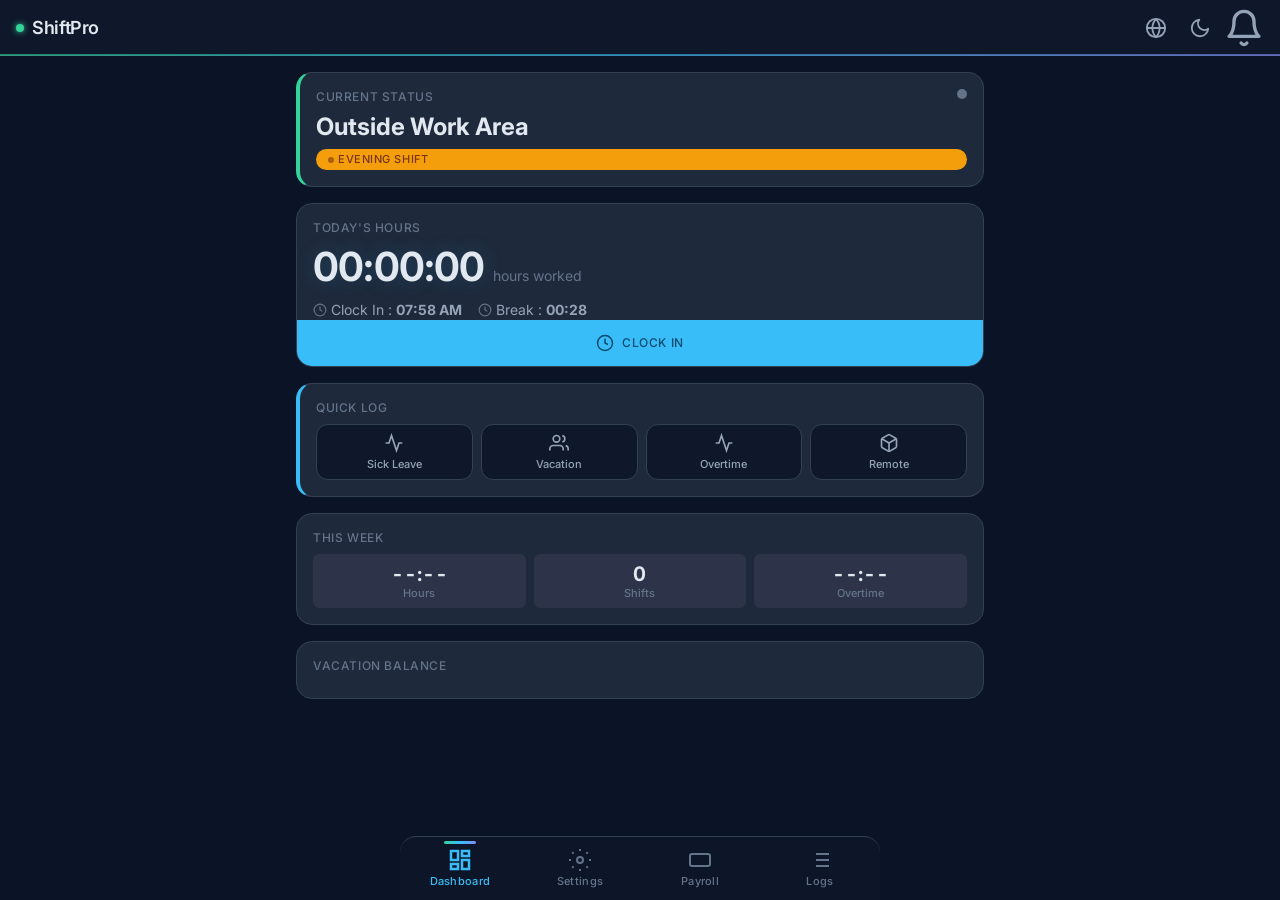
<file: index.html>
<!DOCTYPE html>
<html lang="en" dir="ltr" data-theme="dark">
<head>
  <meta charset="UTF-8">
  <meta name="viewport" content="width=device-width, initial-scale=1.0, viewport-fit=cover">
  <meta name="theme-color" content="#0f172a" media="(prefers-color-scheme: dark)">
  <meta name="theme-color" content="#ffffff" media="(prefers-color-scheme: light)">
  <meta name="apple-mobile-web-app-capable" content="yes">
  <meta name="apple-mobile-web-app-status-bar-style" content="black-translucent">
  <link rel="apple-touch-icon" href="assets/icons/icon-192.svg">
  <link rel="icon" type="image/svg+xml" href="assets/icons/icon-192.svg">
  <title>ShiftPro — Personal Shift Tracker</title>
  <link rel="preconnect" href="https://fonts.googleapis.com">
  <link rel="preconnect" href="https://fonts.gstatic.com" crossorigin>
  <link rel="stylesheet" href="https://fonts.googleapis.com/css2?family=Inter:wght@400;500;600;700&family=Noto+Sans+Arabic:wght@400;500;600;700&display=swap">
  <link rel="stylesheet" href="css/style.css">
  <link rel="manifest" href="manifest.json">
  <script>
    // FOUC-prevention: apply persisted locale/dir before paint
    (function () {
      try {
        var saved = localStorage.getItem('shiftpulse-locale');
        var nav = (navigator.language || 'en').toLowerCase();
        var lang = (saved && (saved === 'en' || saved === 'ar'))
          ? saved
          : (nav.indexOf('ar') === 0 ? 'ar' : 'en');
        document.documentElement.setAttribute('lang', lang);
        document.documentElement.setAttribute('dir', lang === 'ar' ? 'rtl' : 'ltr');
      } catch (_) {}
    })();
  </script>
</head>
<body>
  <div id="app">
    <!-- ========== HEADER ========== -->
    <header class="header">
      <div class="header__inner">
        <h1 class="header__title">
          <span class="header__shift-dot"></span>
          <span data-i18n="appTitle">ShiftPro</span>
        </h1>
        <div class="header__actions">
          <button class="icon-btn" id="localeToggle" data-i18n-aria="localeToggle" aria-label="Toggle language" title="AR/EN">
            <svg class="icon-btn__icon" viewBox="0 0 24 24" fill="none" stroke="currentColor" stroke-width="2" stroke-linecap="round" stroke-linejoin="round">
              <circle cx="12" cy="12" r="10"/>
              <path d="M2 12h20"/>
              <path d="M12 2a15.3 15.3 0 0 1 4 10 15.3 15.3 0 0 1-4 10 15.3 15.3 0 0 1-4-10 15.3 15.3 0 0 1 4-10z"/>
            </svg>
          </button>
          <button class="icon-btn" id="themeToggle" data-i18n-aria="themeToggle" aria-label="Toggle theme">
            <svg class="icon-btn__icon" id="themeIcon" viewBox="0 0 24 24" fill="none" stroke="currentColor" stroke-width="2" stroke-linecap="round" stroke-linejoin="round">
              <path d="M21 12.79A9 9 0 1 1 11.21 3 7 7 0 0 0 21 12.79z"/>
            </svg>
          </button>
          <button class="icon-btn" data-i18n-aria="notifications" aria-label="Notifications">
            <svg viewBox="0 0 24 24" fill="none" stroke="currentColor" stroke-width="2" stroke-linecap="round" stroke-linejoin="round">
              <path d="M18 8A6 6 0 0 0 6 8c0 7-3 9-3 9h18s-3-2-3-9"/><path d="M13.73 21a2 2 0 0 1-3.46 0"/>
            </svg>
          </button>
        </div>
      </div>
    </header>

    <!-- ========== MAIN CONTENT ========== -->
    <main class="main">
      <!-- ---- Section: Dashboard ---- -->
      <section class="section section--active" id="section-dashboard" role="tabpanel" data-i18n-aria="ariaDashboard" aria-label="Dashboard">
        <!-- Status Card -->
        <article class="card card--status">
          <div class="card__status-indicator card__status-indicator--active"></div>
          <div class="card__body">
            <span class="card__label" data-i18n="currentStatus">Current Status</span>
            <p class="card__title" data-i18n="insideWorkArea">Inside Work Area</p>
            <span class="card__badge card__badge--morning" data-i18n="morningShift">Morning Shift</span>
          </div>
        </article>

        <!-- Timer Card -->
        <article class="card card--timer">
          <div class="card__body">
            <span class="card__label" data-i18n="todaysHours">Today's Hours</span>
            <div class="timer">
              <span class="timer__value" id="timerDisplay">06:32:14</span>
              <span class="timer__unit" data-i18n="hoursWorked">hours worked</span>
            </div>
            <div class="timer__meta">
              <span class="timer__meta-item">
                <svg class="timer__meta-icon" viewBox="0 0 24 24" fill="none" stroke="currentColor" stroke-width="2"><circle cx="12" cy="12" r="10"/><polyline points="12 6 12 12 16 14"/></svg>
                <span data-i18n="clockIn">Clock In</span>: <strong>07:58 AM</strong>
              </span>
              <span class="timer__meta-item">
                <svg class="timer__meta-icon" viewBox="0 0 24 24" fill="none" stroke="currentColor" stroke-width="2"><circle cx="12" cy="12" r="10"/><polyline points="12 6 12 12 16 14"/></svg>
                <span data-i18n="break">Break</span>: <strong>00:28</strong>
              </span>
            </div>
          </div>
          <button class="card__action-btn card__action-btn--primary" id="clockBtn">
            <svg viewBox="0 0 24 24" fill="none" stroke="currentColor" stroke-width="2"><circle cx="12" cy="12" r="10"/><polyline points="12 6 12 12 16 14"/></svg>
            <span data-i18n="clockOut">Clock Out</span>
          </button>
        </article>

        <!-- Quick Action Card -->
        <article class="card card--quick">
          <div class="card__body">
            <span class="card__label" data-i18n="quickLog">Quick Log</span>
            <div class="quick-actions">
              <button class="quick-actions__btn quick-actions__btn--sick" data-type="sick">
                <svg viewBox="0 0 24 24" fill="none" stroke="currentColor" stroke-width="2"><path d="M22 12h-4l-3 9L9 3l-3 9H2"/></svg>
                <span data-i18n="sickLeave">Sick Leave</span>
              </button>
              <button class="quick-actions__btn quick-actions__btn--vacation" data-type="vacation">
                <svg viewBox="0 0 24 24" fill="none" stroke="currentColor" stroke-width="2"><path d="M17 21v-2a4 4 0 0 0-4-4H5a4 4 0 0 0-4 4v2"/><circle cx="9" cy="7" r="4"/><path d="M23 21v-2a4 4 0 0 0-3-3.87"/><path d="M16 3.13a4 4 0 0 1 0 7.75"/></svg>
                <span data-i18n="vacation">Vacation</span>
              </button>
              <button class="quick-actions__btn quick-actions__btn--overtime" data-type="overtime">
                <svg viewBox="0 0 24 24" fill="none" stroke="currentColor" stroke-width="2"><polyline points="22 12 18 12 15 21 9 3 6 12 2 12"/></svg>
                <span data-i18n="overtime">Overtime</span>
              </button>
              <button class="quick-actions__btn quick-actions__btn--remote" data-type="remote">
                <svg viewBox="0 0 24 24" fill="none" stroke="currentColor" stroke-width="2"><path d="M21 16V8a2 2 0 0 0-1-1.73l-7-4a2 2 0 0 0-2 0l-7 4A2 2 0 0 0 3 8v8a2 2 0 0 0 1 1.73l7 4a2 2 0 0 0 2 0l7-4A2 2 0 0 0 21 16z"/><polyline points="3.27 6.96 12 12.01 20.73 6.96"/><line x1="12" y1="22.08" x2="12" y2="12"/></svg>
                <span data-i18n="remote">Remote</span>
              </button>
            </div>
          </div>
        </article>

        <!-- Weekly Summary -->
        <article class="card">
          <div class="card__body">
            <span class="card__label" data-i18n="thisWeek">This Week</span>
            <div class="summary-grid">
              <div class="summary-item">
                <span class="summary-item__value">--:--</span>
                <span class="summary-item__label" data-i18n="hours">Hours</span>
              </div>
              <div class="summary-item">
                <span class="summary-item__value">0</span>
                <span class="summary-item__label" data-i18n="shifts">Shifts</span>
              </div>
              <div class="summary-item">
                <span class="summary-item__value">--:--</span>
                <span class="summary-item__label" data-i18n="overtime">Overtime</span>
              </div>
            </div>
          </div>
        </article>

        <!-- Vacation Balance -->
        <article class="card">
          <div class="card__body">
            <span class="card__label" data-i18n="vacationBalance">Vacation Balance</span>
            <div id="vacation-balance-display" class="vacation-balance"></div>
          </div>
        </article>
      </section>

      <!-- ---- Section: Settings ---- -->
      <section class="section" id="section-settings" role="tabpanel" data-i18n-aria="ariaSettings" aria-label="Settings">
        <!-- Work Location -->
        <article class="card">
          <div class="card__body">
            <span class="card__label" data-i18n="workLocation">Work Location</span>
            <div class="form-group">
              <label class="form-group__label" for="lat" data-i18n="latitude">Latitude</label>
              <input class="form-group__input" type="text" id="lat" value="25.2048" placeholder="e.g. 25.2048">
            </div>
            <div class="form-group">
              <label class="form-group__label" for="lng" data-i18n="longitude">Longitude</label>
              <input class="form-group__input" type="text" id="lng" value="55.2708" placeholder="e.g. 55.2708">
            </div>
            <div class="form-group">
              <label class="form-group__label" for="radius" data-i18n="geofenceRadius">Geofence Radius (meters)</label>
              <input class="form-group__input" type="number" id="radius" value="150" min="50" max="1000">
            </div>
            <button class="btn btn--secondary btn--full" id="detectLocationBtn" type="button">
              <svg width="18" height="18" viewBox="0 0 24 24" fill="none" stroke="currentColor" stroke-width="2" stroke-linecap="round" stroke-linejoin="round" style="vertical-align:middle;margin-right:6px"><circle cx="12" cy="12" r="10"/><circle cx="12" cy="12" r="3"/></svg>
              <span data-i18n="detectLocation">Detect Current Location</span>
            </button>
            <button class="btn btn--primary btn--full" id="saveLocationBtn"><span data-i18n="saveLocation">Save Location</span></button>
          </div>
        </article>

        <!-- Shift Thresholds -->
        <article class="card">
          <div class="card__body">
            <span class="card__label" data-i18n="shiftThresholds">Shift Thresholds</span>
            <div class="form-group">
              <label class="form-group__label" for="shift1-start" data-i18n="shift1Start">Shift 1 (Morning) Start</label>
              <input class="form-group__input" type="time" id="shift1-start" value="06:00">
            </div>
            <div class="form-group">
              <label class="form-group__label" for="shift1-end" data-i18n="shift1End">Shift 1 End</label>
              <input class="form-group__input" type="time" id="shift1-end" value="14:00">
            </div>
            <div class="form-group">
              <label class="form-group__label" for="shift2-start" data-i18n="shift2Start">Shift 2 (Evening) Start</label>
              <input class="form-group__input" type="time" id="shift2-start" value="14:00">
            </div>
            <div class="form-group">
              <label class="form-group__label" for="shift2-end" data-i18n="shift2End">Shift 2 End</label>
              <input class="form-group__input" type="time" id="shift2-end" value="22:00">
            </div>
            <div class="form-group">
              <label class="form-group__label" for="shift3-start" data-i18n="shift3Start">Shift 3 (Night) Start</label>
              <input class="form-group__input" type="time" id="shift3-start" value="22:00">
            </div>
            <div class="form-group">
              <label class="form-group__label" for="shift3-end" data-i18n="shift3End">Shift 3 End</label>
              <input class="form-group__input" type="time" id="shift3-end" value="06:00">
            </div>
            <button class="btn btn--primary btn--full" id="saveThresholdsBtn"><span data-i18n="saveThresholds">Save Thresholds</span></button>
          </div>
        </article>

        <!-- Preferences -->
        <article class="card">
          <div class="card__body">
            <span class="card__label" data-i18n="preferences">Preferences</span>
            <div class="toggle-row">
              <span data-i18n="autoDetectLocation">Auto-detect location</span>
              <label class="toggle">
                <input type="checkbox" id="autoLocate" checked>
                <span class="toggle__slider"></span>
              </label>
            </div>
            <div class="toggle-row">
              <span data-i18n="notifEnabled">Notifications</span>
              <label class="toggle">
                <input type="checkbox" id="notificationsEnabled" checked>
                <span class="toggle__slider"></span>
              </label>
            </div>
            <div class="toggle-row">
              <span data-i18n="vibrateOnAction">Vibrate on clock in/out</span>
              <label class="toggle">
                <input type="checkbox" id="vibrateOnAction">
                <span class="toggle__slider"></span>
              </label>
            </div>
          </div>
        </article>

        <!-- Financial Settings -->
        <article class="card">
          <div class="card__body">
            <span class="card__label" data-i18n="financialSettings">Financial Settings</span>
            <div class="form-group">
              <label class="form-group__label" for="baseSalary" data-i18n="baseSalary">Base Salary</label>
              <input class="form-group__input" type="number" id="baseSalary" value="0" min="0" step="100">
            </div>
            <button class="btn btn--primary btn--full" id="saveSalaryBtn"><span data-i18n="saveSalary">Save Salary</span></button>
          </div>
        </article>

        <!-- Deductions -->
        <article class="card">
          <div class="card__body">
            <span class="card__label" data-i18n="deductions">Deductions</span>
            <div id="deductionsList"></div>
            <button class="btn btn--secondary btn--full" id="addDeductionBtn"><span data-i18n="addDeduction">Add Deduction</span></button>
            <button class="btn btn--primary btn--full" id="saveDeductionsBtn"><span data-i18n="saveDeductions">Save Deductions</span></button>
          </div>
        </article>

        <!-- Vacation Settings -->
        <article class="card">
          <div class="card__body">
            <span class="card__label" data-i18n="vacationSettings">Vacation Settings</span>
            <div class="form-group">
              <label class="form-group__label" for="vacationAnnual" data-i18n="vacationAnnual">Annual (Regular)</label>
              <input class="form-group__input" type="number" id="vacationAnnual" value="30" min="0" max="365">
            </div>
            <div class="form-group">
              <label class="form-group__label" for="vacationCasual" data-i18n="vacationCasual">Casual (Emergency)</label>
              <input class="form-group__input" type="number" id="vacationCasual" value="15" min="0" max="365">
            </div>
            <button class="btn btn--primary btn--full" id="saveVacationBtn"><span data-i18n="saveVacation">Save Vacation</span></button>
          </div>
        </article>
      </section>

      <!-- ---- Section: Payroll ---- -->
      <section class="section" id="section-payroll" role="tabpanel" data-i18n-aria="ariaPayroll" aria-label="Payroll">
        <div class="month-nav">
          <button class="month-nav__btn" id="payrollPrevMonth" aria-label="Previous month">&lsaquo;</button>
          <span class="month-nav__title" id="payrollMonthTitle">June 2026</span>
          <button class="month-nav__btn" id="payrollNextMonth" aria-label="Next month">&rsaquo;</button>
        </div>
        <article class="card card--payroll">
          <div class="card__body">
            <span class="card__label" data-i18n="payrollSummary">Payroll Summary</span>
            <div id="payroll-summary-container"></div>
          </div>
        </article>
        <article class="card card--payroll">
          <div class="card__body">
            <span class="card__label" data-i18n="dailyHistory">Daily History</span>
            <div id="payroll-day-editor"></div>
          </div>
        </article>
        <article class="card card--payroll">
          <div class="card__body">
            <div id="payroll-allowances-editor"></div>
          </div>
        </article>
      </section>

      <!-- ---- Section: Logs ---- -->
      <section class="section" id="section-logs" role="tabpanel" data-i18n-aria="ariaLogs" aria-label="Logs">
        <!-- Summary Widget -->
        <article class="card card--summary">
          <div class="card__body">
            <span class="card__label" data-i18n="monthlyOverview">Monthly Overview</span>
            <div class="summary-grid summary-grid--large">
              <div class="summary-item summary-item--highlight">
                <span class="summary-item__value">--:--</span>
                <span class="summary-item__label" data-i18n="totalHours">Total Hours</span>
              </div>
              <div class="summary-item">
                <span class="summary-item__value">0</span>
                <span class="summary-item__label" data-i18n="daysWorked">Days Worked</span>
              </div>
              <div class="summary-item summary-item--accent">
                <span class="summary-item__value">0</span>
                <span class="summary-item__label" data-i18n="vacationLeft">Vacation Left</span>
              </div>
            </div>
          </div>
        </article>

        <!-- Logs Table -->
        <article class="card card--table">
          <div class="card__body">
            <span class="card__label" data-i18n="dailyHistory">Daily History</span>
            <div class="logs-table">
              <div class="logs-table__header">
                <span class="logs-table__cell logs-table__cell--date" data-i18n="thDate">Date</span>
                <span class="logs-table__cell logs-table__cell--shift" data-i18n="thShift">Shift</span>
                <span class="logs-table__cell logs-table__cell--time" data-i18n="thIn">In</span>
                <span class="logs-table__cell logs-table__cell--time" data-i18n="thOut">Out</span>
                <span class="logs-table__cell logs-table__cell--hours" data-i18n="thTotal">Total</span>
              </div>
              <div class="logs-table__body">
                <div class="logs-table__row" style="justify-content:center;padding:16px;color:var(--on-surface-muted)" data-i18n="noRecords">No records this month</div>
              </div>
            </div>
          </div>
        </article>
      </section>
    </main>

    <!-- ========== BOTTOM NAVIGATION ========== -->
    <nav class="bottom-nav" role="tablist" data-i18n-aria="mainNav" aria-label="Main navigation">
      <button class="bottom-nav__item bottom-nav__item--active" role="tab" aria-selected="true" data-section="dashboard" aria-controls="section-dashboard">
        <svg class="bottom-nav__icon" viewBox="0 0 24 24" fill="none" stroke="currentColor" stroke-width="2"><rect x="3" y="3" width="7" height="9"/><rect x="14" y="3" width="7" height="5"/><rect x="14" y="12" width="7" height="9"/>        <rect x="3" y="16" width="7" height="5"/></svg>
        <span class="bottom-nav__label" data-i18n="navDashboard">Dashboard</span>
      </button>
      <button class="bottom-nav__item" role="tab" aria-selected="false" data-section="settings" aria-controls="section-settings">
        <svg class="bottom-nav__icon" viewBox="0 0 24 24" fill="none" stroke="currentColor" stroke-width="2"><circle cx="12" cy="12" r="3"/><path d="M12 1v2M12 21v2M4.22 4.22l1.42 1.42M18.36 18.36l1.42 1.42M1 12h2M21 12h2M4.22 19.78l1.42-1.42M18.36 5.64l1.42-1.42"/></svg>
        <span class="bottom-nav__label" data-i18n="navSettings">Settings</span>
      </button>
      <button class="bottom-nav__item" role="tab" aria-selected="false" data-section="payroll" aria-controls="section-payroll">
        <svg class="bottom-nav__icon" viewBox="0 0 24 24" fill="none" stroke="currentColor" stroke-width="2">
          <rect x="2" y="6" width="20" height="12" rx="2"/>
          <path d="M12 12h.01M7 12h.01M17 12h.01"/>
        </svg>
        <span class="bottom-nav__label" data-i18n="navPayroll">Payroll</span>
      </button>
      <button class="bottom-nav__item" role="tab" aria-selected="false" data-section="logs" aria-controls="section-logs">
        <svg class="bottom-nav__icon" viewBox="0 0 24 24" fill="none" stroke="currentColor" stroke-width="2"><line x1="8" y1="6" x2="21" y2="6"/><line x1="8" y1="12" x2="21" y2="12"/><line x1="8" y1="18" x2="21" y2="18"/><line x1="3" y1="6" x2="3.01" y2="6"/><line x1="3" y1="12" x2="3.01" y2="12"/><line x1="3" y1="18" x2="3.01" y2="18"/></svg>
        <span class="bottom-nav__label" data-i18n="navLogs">Logs</span>
      </button>
    </nav>
  </div>

  <script type="module" src="js/app.js"></script>
</body>
</html>
</file>
<file: css/style.css>
/* ==========================================================
   1. DESIGN TOKENS
   ========================================================== */
:root {
  /* ---- Surfaces ---- */
  --surface-dim: #0b1326;
  --surface: #0f172a;
  --surface-bright: #31394d;
  --surface-container-lowest: #060e20;
  --surface-container-low: #131b2e;
  --surface-container: #1e293b;
  --surface-container-high: #222a3d;
  --surface-container-highest: #2d3449;
  --surface-variant: #2d3449;

  /* ---- On-Surfaces ---- */
  --on-surface: #e2e8f0;
  --on-surface-variant: #94a3b8;
  --on-surface-muted: #64748b;

  /* ---- Primary ---- */
  --primary: #38bdf8;
  --on-primary: #0c4a6e;
  --primary-container: #0ea5e9;
  --on-primary-container: #e0f2fe;

  /* ---- Secondary (Evening) ---- */
  --secondary: #fbbf24;
  --on-secondary: #78350f;
  --secondary-container: #f59e0b;
  --on-secondary-container: #fef3c7;

  /* ---- Tertiary (Night) ---- */
  --tertiary: #818cf8;
  --on-tertiary: #312e81;
  --tertiary-container: #6366f1;
  --on-tertiary-container: #e0e7ff;

  /* ---- Success (Morning) ---- */
  --success: #34d399;
  --on-success: #064e3b;
  --success-container: #10b981;
  --on-success-container: #d1fae5;

  /* ---- Error ---- */
  --error: #f87171;
  --on-error: #7f1d1d;
  --error-container: #ef4444;
  --on-error-container: #fee2e2;

  /* ---- Outline ---- */
  --outline: #475569;
  --outline-variant: #334155;

  /* ---- Shadows ---- */
  --shadow-sm: 0 1px 2px rgba(0, 0, 0, 0.3);
  --shadow-md: 0 4px 12px rgba(0, 0, 0, 0.4);
  --shadow-lg: 0 8px 24px rgba(0, 0, 0, 0.5);

  /* ---- Typography ---- */
  --font-family: 'Inter', 'Noto Sans Arabic', -apple-system, BlinkMacSystemFont, 'Segoe UI', Roboto, sans-serif;
  --font-display: 700 2rem/1.2 var(--font-family);
  --font-headline: 600 1.5rem/1.3 var(--font-family);
  --font-title: 600 1.125rem/1.4 var(--font-family);
  --font-body-lg: 400 1rem/1.5 var(--font-family);
  --font-body: 400 0.875rem/1.5 var(--font-family);
  --font-label: 500 0.75rem/1.3 var(--font-family);
  --font-label-sm: 500 0.6875rem/1.3 var(--font-family);

  /* ---- Spacing (8px scale) ---- */
  --space-xs: 4px;
  --space-sm: 8px;
  --space-md: 16px;
  --space-lg: 24px;
  --space-xl: 32px;
  --space-2xl: 48px;

  /* ---- Shape ---- */
  --radius-sm: 6px;
  --radius-md: 12px;
  --radius-lg: 16px;
  --radius-xl: 24px;
  --radius-full: 9999px;

  /* ---- Safe Areas ---- */
  --safe-area-top: env(safe-area-inset-top, 0px);
  --safe-area-bottom: env(safe-area-inset-bottom, 0px);

  /* ---- Navigation ---- */
  --nav-height: 64px;
  --header-height: 56px;

  /* ---- Shift Gradient ---- */
  --shift-gradient: linear-gradient(90deg, #34d399 0%, #38bdf8 50%, #818cf8 100%);

  /* ---- Transition ---- */
  --transition-fast: 150ms ease;
  --transition-normal: 300ms cubic-bezier(0.4, 0, 0.2, 1);
  --transition-bounce: 300ms cubic-bezier(0.34, 1.56, 0.64, 1);
}

/* ---- Light Theme ---- */
[data-theme="light"] {
  --surface-dim: #f8fafc;
  --surface: #ffffff;
  --surface-bright: #f1f5f9;
  --surface-container-lowest: #ffffff;
  --surface-container-low: #f8fafc;
  --surface-container: #f1f5f9;
  --surface-container-high: #e2e8f0;
  --surface-container-highest: #cbd5e1;
  --surface-variant: #e2e8f0;
  --on-surface: #0f172a;
  --on-surface-variant: #475569;
  --on-surface-muted: #94a3b8;
  --primary: #0284c7;
  --on-primary: #ffffff;
  --primary-container: #38bdf8;
  --on-primary-container: #0c4a6e;
  --secondary: #d97706;
  --on-secondary: #ffffff;
  --secondary-container: #fbbf24;
  --on-secondary-container: #78350f;
  --tertiary: #4f46e5;
  --on-tertiary: #ffffff;
  --tertiary-container: #818cf8;
  --on-tertiary-container: #1e1b4b;
  --success: #059669;
  --on-success: #ffffff;
  --success-container: #34d399;
  --on-success-container: #064e3b;
  --error: #dc2626;
  --on-error: #ffffff;
  --error-container: #f87171;
  --on-error-container: #7f1d1d;
  --outline: #cbd5e1;
  --outline-variant: #e2e8f0;
  --shadow-sm: 0 1px 2px rgba(0, 0, 0, 0.05);
  --shadow-md: 0 4px 12px rgba(0, 0, 0, 0.08);
  --shadow-lg: 0 8px 24px rgba(0, 0, 0, 0.12);
}

/* ==========================================================
   2. RESET & BASE
   ========================================================== */
*, *::before, *::after {
  box-sizing: border-box;
  margin: 0;
  padding: 0;
}

html {
  font-size: 16px;
  -webkit-text-size-adjust: 100%;
  text-size-adjust: 100%;
  -webkit-font-smoothing: antialiased;
  -moz-osx-font-smoothing: grayscale;
}

body {
  font: var(--font-body);
  color: var(--on-surface);
  background: var(--surface-dim);
  min-height: 100vh;
  min-height: 100dvh;
  overflow-x: hidden;
}

button {
  font: inherit;
  color: inherit;
  cursor: pointer;
  border: none;
  background: none;
  -webkit-tap-highlight-color: transparent;
}

input {
  font: inherit;
  color: inherit;
  border: none;
  outline: none;
  background: none;
}

/* ==========================================================
   3. LAYOUT
   ========================================================== */
#app {
  display: flex;
  flex-direction: column;
  min-height: 100vh;
  min-height: 100dvh;
  padding-top: calc(var(--header-height) + var(--safe-area-top));
  padding-bottom: calc(var(--nav-height) + var(--safe-area-bottom));
}

.main {
  flex: 1;
  padding: var(--space-md);
  overflow-y: auto;
  display: flex;
  flex-direction: column;
  gap: var(--space-md);
  width: 100%;
  max-width: 640px;
  margin: 0 auto;
}

.section {
  display: none;
  flex-direction: column;
  gap: var(--space-md);
  animation: fadeIn var(--transition-normal);
}

.section--active {
  display: flex;
}

@keyframes fadeIn {
  from { opacity: 0; transform: scale(0.98) translateY(4px); }
  to   { opacity: 1; transform: scale(1) translateY(0); }
}

/* ==========================================================
   4. HEADER
   ========================================================== */
.header {
  position: fixed;
  top: 0;
  left: 0;
  right: 0;
  z-index: 100;
  height: calc(var(--header-height) + var(--safe-area-top));
  padding-top: var(--safe-area-top);
  background: var(--surface);
  border-bottom: 1px solid var(--outline-variant);
  backdrop-filter: blur(12px);
  -webkit-backdrop-filter: blur(12px);
}

.header::after {
  content: '';
  position: absolute;
  bottom: -1px;
  left: 0;
  right: 0;
  height: 2px;
  background: var(--shift-gradient);
  opacity: 0.6;
}

.header__inner {
  display: flex;
  align-items: center;
  justify-content: space-between;
  height: var(--header-height);
  padding: 0 var(--space-md);
}

.header__title {
  display: flex;
  align-items: center;
  gap: var(--space-sm);
  font: var(--font-title);
  letter-spacing: -0.02em;
}

.header__shift-dot {
  width: 8px;
  height: 8px;
  border-radius: var(--radius-full);
  background: var(--success);
  box-shadow: 0 0 6px var(--success);
  animation: dotPulse 2s ease-in-out infinite;
}

@keyframes dotPulse {
  0%, 100% { opacity: 0.6; transform: scale(1); }
  50% { opacity: 1; transform: scale(1.3); }
}

.header__actions {
  display: flex;
  align-items: center;
  gap: var(--space-xs);
}

/* ==========================================================
   5. ICON BUTTON
   ========================================================== */
.icon-btn {
  display: flex;
  align-items: center;
  justify-content: center;
  width: 40px;
  height: 40px;
  border-radius: var(--radius-full);
  color: var(--on-surface-variant);
  transition: background var(--transition-fast), color var(--transition-fast);
}

.icon-btn:hover {
  background: var(--surface-container-high);
  color: var(--on-surface);
}

.icon-btn__icon {
  width: 22px;
  height: 22px;
}

/* ==========================================================
   6. CARDS
   ========================================================== */
.card {
  background: var(--surface-container);
  border-radius: var(--radius-lg);
  border: 1px solid var(--outline-variant);
  overflow: hidden;
  transition: box-shadow var(--transition-normal), transform var(--transition-normal);
}

.card:hover {
  box-shadow: var(--shadow-md);
  transform: translateY(-1px);
}

.card__body {
  padding: var(--space-md);
  display: flex;
  flex-direction: column;
  gap: var(--space-sm);
}

.card__label {
  font: var(--font-label);
  color: var(--on-surface-muted);
  text-transform: uppercase;
  letter-spacing: 0.05em;
}

.card__title {
  font: var(--font-headline);
  color: var(--on-surface);
}

.card__badge {
  display: inline-flex;
  align-items: center;
  gap: var(--space-xs);
  padding: 3px 12px;
  border-radius: var(--radius-full);
  font: var(--font-label-sm);
  text-transform: uppercase;
  letter-spacing: 0.05em;
}

.card__badge::before {
  content: '';
  width: 6px;
  height: 6px;
  border-radius: var(--radius-full);
  background: currentColor;
  opacity: 0.6;
}

.card__badge--morning::before {
  box-shadow: 0 0 4px currentColor;
}

.card__badge--morning {
  background: var(--success-container);
  color: var(--on-success);
}

.card__badge--evening {
  background: var(--secondary-container);
  color: var(--on-secondary);
}

.card__badge--night {
  background: var(--tertiary-container);
  color: var(--on-tertiary);
}

/* ---- Card Variants ---- */
.card--quick {
  border-left: 4px solid var(--primary);
}

.card--summary {
  border-left: 4px solid var(--secondary);
}

.card--table {
  border-left: 4px solid var(--tertiary);
}

.card--payroll {
  border-left: 4px solid var(--success);
}

/* ---- Status Card ---- */
.card--status {
  position: relative;
  border-left: 4px solid var(--success);
}

.card--status .card__title {
  font: var(--font-display);
  font-size: 1.5rem;
}

.card__status-indicator {
  position: absolute;
  top: var(--space-md);
  right: var(--space-md);
  width: 10px;
  height: 10px;
  border-radius: var(--radius-full);
  background: var(--on-surface-muted);
}

.card__status-indicator--active {
  background: var(--success);
  box-shadow: 0 0 10px var(--success);
  animation: indicatorPulse 2s ease-in-out infinite;
}

@keyframes indicatorPulse {
  0%, 100% { box-shadow: 0 0 6px var(--success); }
  50% { box-shadow: 0 0 14px var(--success); }
}

/* ---- Timer Card ---- */
.card--timer .card__body {
  padding-bottom: 0;
}

.timer {
  display: flex;
  align-items: baseline;
  gap: var(--space-sm);
}

.timer__value {
  font: var(--font-display);
  font-size: 2.5rem;
  letter-spacing: -0.02em;
  font-variant-numeric: tabular-nums;
  color: var(--on-surface);
  text-shadow: 0 0 20px color-mix(in srgb, var(--primary) 20%, transparent);
}

.timer__unit {
  font: var(--font-body);
  color: var(--on-surface-muted);
}

.timer__meta {
  display: flex;
  gap: var(--space-md);
  flex-wrap: wrap;
}

.timer__meta-item {
  font: var(--font-body);
  color: var(--on-surface-variant);
  display: flex;
  align-items: center;
  gap: var(--space-xs);
}

.timer__meta-icon {
  width: 14px;
  height: 14px;
  opacity: 0.6;
}

.card__action-btn {
  display: flex;
  align-items: center;
  justify-content: center;
  gap: var(--space-sm);
  width: 100%;
  padding: 14px;
  font: var(--font-label);
  text-transform: uppercase;
  letter-spacing: 0.05em;
  border: none;
  cursor: pointer;
  transition: background var(--transition-fast), opacity var(--transition-fast);
}

.card__action-btn svg {
  width: 18px;
  height: 18px;
}

.card__action-btn--primary {
  background: var(--primary);
  color: var(--on-primary);
}

.card__action-btn--primary:hover {
  opacity: 0.9;
}

.card__action-btn--danger {
  background: var(--error-container);
  color: var(--on-error);
}

.card__action-btn--danger:hover {
  opacity: 0.9;
}

/* ---- Quick Action Card ---- */
.quick-actions {
  display: grid;
  grid-template-columns: repeat(4, 1fr);
  gap: var(--space-sm);
}

.quick-actions__btn {
  display: flex;
  flex-direction: column;
  align-items: center;
  gap: var(--space-xs);
  padding: var(--space-sm);
  border-radius: var(--radius-md);
  border: 1px solid var(--outline-variant);
  background: var(--surface);
  font: var(--font-label-sm);
  color: var(--on-surface-variant);
  transition: all var(--transition-fast);
  -webkit-tap-highlight-color: transparent;
}

.quick-actions__btn:active {
  transform: scale(0.95);
}

.quick-actions__btn svg {
  width: 20px;
  height: 20px;
}

.quick-actions__btn:hover {
  border-color: var(--primary);
  color: var(--primary);
  background: color-mix(in srgb, var(--primary) 8%, transparent);
}

.quick-actions__btn--sick:hover {
  border-color: var(--error);
  color: var(--error);
  background: color-mix(in srgb, var(--error) 8%, transparent);
}

.quick-actions__btn--vacation:hover {
  border-color: var(--secondary);
  color: var(--secondary);
  background: color-mix(in srgb, var(--secondary) 8%, transparent);
}

.quick-actions__btn--overtime:hover {
  border-color: var(--tertiary);
  color: var(--tertiary);
  background: color-mix(in srgb, var(--tertiary) 8%, transparent);
}

.quick-actions__btn--remote:hover {
  border-color: var(--success);
  color: var(--success);
  background: color-mix(in srgb, var(--success) 8%, transparent);
}

/* ==========================================================
   7. SUMMARY GRID
   ========================================================== */
.summary-grid {
  display: grid;
  grid-template-columns: repeat(3, 1fr);
  gap: var(--space-sm);
}

.summary-grid--large {
  grid-template-columns: repeat(3, 1fr);
}

.summary-item {
  display: flex;
  flex-direction: column;
  align-items: center;
  padding: var(--space-sm);
  border-radius: var(--radius-sm);
  background: var(--surface-variant);
}

.summary-item--highlight {
  background: color-mix(in srgb, var(--primary) 15%, var(--surface-variant));
}

.summary-item--accent {
  background: color-mix(in srgb, var(--secondary) 15%, var(--surface-variant));
}

.summary-item__value {
  font: var(--font-display);
  font-size: 1.25rem;
  font-variant-numeric: tabular-nums;
}

.summary-item__label {
  font: var(--font-label-sm);
  color: var(--on-surface-muted);
}

/* ==========================================================
   8. FORM ELEMENTS
   ========================================================== */
.form-group {
  display: flex;
  flex-direction: column;
  gap: var(--space-xs);
}

.form-group__label {
  font: var(--font-label);
  color: var(--on-surface-variant);
}

.form-group__input {
  padding: 12px var(--space-sm);
  border: 1px solid var(--outline);
  border-radius: var(--radius-md);
  background: var(--surface);
  color: var(--on-surface);
  font: var(--font-body);
  transition: border-color var(--transition-fast);
}

.form-group__input:focus {
  border-color: var(--primary);
  box-shadow: 0 0 0 2px color-mix(in srgb, var(--primary) 20%, transparent);
}

.form-group + .form-group {
  margin-top: var(--space-sm);
}

/* ---- Toggle ---- */
.toggle-row {
  display: flex;
  align-items: center;
  justify-content: space-between;
  padding: var(--space-sm) 0;
  font: var(--font-body);
}

.toggle {
  position: relative;
  display: inline-block;
  width: 44px;
  height: 24px;
  flex-shrink: 0;
}

.toggle input {
  opacity: 0;
  width: 0;
  height: 0;
}

.toggle__slider {
  position: absolute;
  inset: 0;
  background: var(--outline);
  border-radius: var(--radius-full);
  transition: background var(--transition-fast);
  cursor: pointer;
}

.toggle__slider::before {
  content: '';
  position: absolute;
  top: 2px;
  left: 2px;
  width: 20px;
  height: 20px;
  background: var(--on-surface);
  border-radius: var(--radius-full);
  transition: transform var(--transition-bounce);
  box-shadow: 0 1px 3px rgba(0,0,0,0.3);
}

.toggle input:checked + .toggle__slider {
  background: var(--shift-gradient);
}

.toggle input:checked + .toggle__slider::before {
  transform: translateX(20px);
  background: white;
}

/* ==========================================================
   9. BUTTONS
   ========================================================== */
.btn {
  display: inline-flex;
  align-items: center;
  justify-content: center;
  gap: var(--space-sm);
  padding: 12px var(--space-lg);
  border-radius: var(--radius-md);
  font: var(--font-label);
  text-transform: uppercase;
  letter-spacing: 0.05em;
  transition: transform var(--transition-fast), box-shadow var(--transition-fast), opacity var(--transition-fast);
  cursor: pointer;
  border: none;
  -webkit-tap-highlight-color: transparent;
}

.btn:active {
  transform: scale(0.97);
}

.btn--primary {
  background: linear-gradient(135deg, var(--primary), var(--primary-container));
  color: var(--on-primary);
  box-shadow: 0 2px 8px color-mix(in srgb, var(--primary) 30%, transparent);
}

.btn--primary:hover {
  box-shadow: 0 4px 16px color-mix(in srgb, var(--primary) 40%, transparent);
}

.btn--secondary {
  background: var(--surface-container-high);
  color: var(--on-surface);
  border: 1px solid var(--outline-variant);
}

.btn--secondary:hover {
  background: var(--surface-container-highest);
}

.btn--full {
  width: 100%;
}

.btn + .btn {
  margin-top: var(--space-sm);
}

/* ==========================================================
   10. LOGS TABLE
   ========================================================== */
.logs-table {
  overflow-x: auto;
  -webkit-overflow-scrolling: touch;
}

.logs-table__body {
  display: contents;
}

.logs-table__cell {
  display: block;
}

.logs-table__cell--date {
  color: var(--on-surface-variant);
  font-size: 0.8125rem;
}

.logs-table__header,
.logs-table__row {
  display: grid;
  grid-template-columns: 3fr 1fr 1.5fr 1.5fr 1.5fr;
  gap: var(--space-xs);
  padding: var(--space-sm) 0;
  align-items: center;
}

.logs-table__header {
  border-bottom: 1px solid var(--outline-variant);
  font: var(--font-label-sm);
  color: var(--on-surface-muted);
  text-transform: uppercase;
  letter-spacing: 0.05em;
}

.logs-table__row {
  border-bottom: 1px solid var(--outline-variant);
  font: var(--font-body);
  font-size: 0.8125rem;
  transition: background var(--transition-fast);
}

.logs-table__row:nth-child(even) {
  background: color-mix(in srgb, var(--surface-container) 97%, var(--primary));
}

.logs-table__row:hover {
  background: color-mix(in srgb, var(--surface-container-high) 60%, transparent);
}

.logs-table__row:last-child {
  border-bottom: none;
}

.logs-table__cell--hours {
  font-variant-numeric: tabular-nums;
  text-align: right;
}

.logs-table__cell--time {
  font-variant-numeric: tabular-nums;
}

.logs-table__cell--shift {
  display: flex;
  justify-content: center;
}

/* ---- Badge (table) ---- */
.badge {
  display: inline-flex;
  align-items: center;
  justify-content: center;
  width: 24px;
  height: 24px;
  border-radius: var(--radius-full);
  font: var(--font-label-sm);
  font-weight: 700;
}

.badge--morning {
  background: var(--success-container);
  color: var(--on-success);
}

.badge--evening {
  background: var(--secondary-container);
  color: var(--on-secondary);
}

.badge--night {
  background: var(--tertiary-container);
  color: var(--on-tertiary);
}

.badge--sick {
  background: var(--error-container, #fce4ec);
  color: var(--on-error, #c62828);
}

.badge--vacation {
  background: var(--primary-container, #e3f2fd);
  color: var(--on-primary, #1565c0);
}

.badge--overtime {
  background: var(--secondary-container);
  color: var(--on-secondary);
}

.badge--remote {
  background: var(--surface-variant, #e8e8e8);
  color: var(--on-surface, #1a1a1a);
}

/* ==========================================================
   11. BOTTOM NAVIGATION
   ========================================================== */
.bottom-nav {
  position: fixed;
  bottom: 0;
  left: 0;
  right: 0;
  z-index: 100;
  height: calc(var(--nav-height) + var(--safe-area-bottom));
  padding-bottom: var(--safe-area-bottom);
  display: flex;
  background: color-mix(in srgb, var(--surface) 92%, transparent);
  backdrop-filter: blur(16px);
  -webkit-backdrop-filter: blur(16px);
  border-top: 1px solid var(--outline-variant);
}

.bottom-nav__item {
  flex: 1;
  display: flex;
  flex-direction: column;
  align-items: center;
  justify-content: center;
  gap: 2px;
  padding: var(--space-xs) 0;
  color: var(--on-surface-muted);
  transition: color var(--transition-fast), transform var(--transition-fast);
  position: relative;
}

.bottom-nav__item:active {
  transform: scale(0.92);
}

.bottom-nav__item::before {
  content: '';
  position: absolute;
  top: 4px;
  left: 50%;
  transform: translateX(-50%) scaleX(0);
  width: 32px;
  height: 3px;
  border-radius: var(--radius-full);
  background: var(--shift-gradient);
  transition: transform var(--transition-normal);
}

.bottom-nav__item--active {
  color: var(--primary);
}

.bottom-nav__item--active .bottom-nav__icon {
  stroke-width: 2.5;
}

.bottom-nav__item--active::before {
  transform: translateX(-50%) scaleX(1);
}

.bottom-nav__icon {
  width: 24px;
  height: 24px;
  transition: stroke-width var(--transition-fast);
}

.bottom-nav__label {
  font: var(--font-label-sm);
  letter-spacing: 0.03em;
}

/* ---- Month Navigation ---- */
.month-nav {
  display: flex;
  align-items: center;
  justify-content: center;
  gap: var(--space-md);
  padding: var(--space-sm) 0;
}

.month-nav__btn {
  width: 40px;
  height: 40px;
  border-radius: var(--radius-full);
  border: 1px solid var(--outline-variant);
  background: var(--surface-container);
  color: var(--on-surface-variant);
  font-size: 1.25rem;
  display: flex;
  align-items: center;
  justify-content: center;
  transition: all var(--transition-fast);
  cursor: pointer;
  -webkit-tap-highlight-color: transparent;
}

.month-nav__btn:hover {
  background: var(--surface-container-high);
  color: var(--on-surface);
}

.month-nav__btn:active {
  transform: scale(0.92);
}

.month-nav__title {
  font: var(--font-headline);
  min-width: 160px;
  text-align: center;
  color: var(--on-surface);
}

/* ---- Vacation Balance ---- */
.vacation-balance__grid {
  display: grid;
  grid-template-columns: 1fr 1fr;
  gap: var(--space-sm);
}

.vacation-balance__item {
  display: flex;
  flex-direction: column;
  gap: 2px;
  padding: var(--space-sm);
  background: var(--surface-variant);
  border-radius: var(--radius-sm);
}

.vacation-balance__item--remaining {
  grid-column: 1 / -1;
  background: linear-gradient(135deg, color-mix(in srgb, var(--secondary) 20%, var(--surface-variant)), color-mix(in srgb, var(--secondary) 8%, var(--surface-variant)));
  border: 1px solid color-mix(in srgb, var(--secondary) 20%, transparent);
}

.vacation-balance__label {
  font: var(--font-label-sm);
  color: var(--on-surface-muted);
}

.vacation-balance__value {
  font: var(--font-display);
  font-size: 1.125rem;
  font-variant-numeric: tabular-nums;
}

.vacation-balance__item--remaining .vacation-balance__value {
  font-size: 1.5rem;
}

/* ==========================================================
    12. PAYROLL COMPONENTS
    ========================================================== */
.payroll-summary {
  display: grid;
  grid-template-columns: 1fr 1fr;
  gap: var(--space-sm);
}

.payroll-summary__item {
  display: flex;
  flex-direction: column;
  gap: 2px;
  padding: var(--space-sm);
  background: var(--surface-variant);
  border-radius: var(--radius-sm);
  transition: background var(--transition-fast);
}

.payroll-summary__item--net {
  grid-column: 1 / -1;
  background: linear-gradient(135deg, color-mix(in srgb, var(--primary) 20%, var(--surface-variant)), color-mix(in srgb, var(--primary) 8%, var(--surface-variant)));
  border: 1px solid color-mix(in srgb, var(--primary) 20%, transparent);
}

.payroll-summary__item--positive {
  color: var(--success);
}

.payroll-summary__item--negative {
  color: var(--error);
}

.payroll-summary__label {
  font: var(--font-label-sm);
  color: var(--on-surface-muted);
}

.payroll-summary__value {
  font: var(--font-display);
  font-size: 1.125rem;
  font-variant-numeric: tabular-nums;
}

.payroll-summary__item--net .payroll-summary__value {
  font-size: 1.5rem;
}

.payroll-summary__item--net .payroll-summary__label {
  color: var(--primary);
}

/* Day Editor */
.day-editor {
  max-height: 400px;
  overflow-y: auto;
  border: 1px solid var(--outline-variant);
  border-radius: var(--radius-md);
}

.day-editor__header {
  display: grid;
  grid-template-columns: 0.7fr 0.4fr 3.2fr 1fr 1fr 2.2fr;
  gap: var(--space-xs);
  padding: var(--space-sm);
  font: var(--font-label-sm);
  color: var(--on-surface-muted);
  text-transform: uppercase;
  letter-spacing: 0.05em;
  border-bottom: 1px solid var(--outline-variant);
  background: var(--surface-container-low);
  position: sticky;
  top: 0;
}

.day-editor__row {
  display: grid;
  grid-template-columns: 0.7fr 0.4fr 3.2fr 1fr 1fr 2.2fr;
  gap: var(--space-xs);
  padding: var(--space-xs) var(--space-sm);
  align-items: center;
  border-bottom: 1px solid var(--outline-variant);
}

.day-editor__row:last-child {
  border-bottom: none;
}

.day-editor__row--friday {
  background: color-mix(in srgb, #ef4444 12%, transparent);
  border-left: 3px solid #ef4444;
}

.day-editor__date {
  font: var(--font-body);
  font-size: 0.8125rem;
  font-variant-numeric: tabular-nums;
  color: var(--on-surface-variant);
}

.day-editor__day-name {
  font: var(--font-label-sm);
  font-size: 0.75rem;
  color: var(--on-surface-muted);
}

.day-editor__status-group {
  display: flex;
  gap: 4px;
  width: 100%;
}

.status-btn {
  flex: 1;
  padding: 4px 2px;
  border: 1px solid var(--outline-variant);
  border-radius: var(--radius-sm);
  background: var(--surface-container);
  color: var(--on-surface-variant);
  font: var(--font-label);
  font-size: 0.6875rem;
  cursor: pointer;
  text-align: center;
  transition: all var(--transition-fast);
  white-space: nowrap;
}

.status-btn:hover {
  background: var(--surface-container-high);
  border-color: var(--outline);
}

.status-btn--active[data-value="present"] {
  background: var(--success-container) !important;
  color: var(--on-success-container) !important;
  border-color: var(--success-container) !important;
}

.status-btn--active[data-value="absent"] {
  background: var(--error-container) !important;
  color: var(--on-error-container) !important;
  border-color: var(--error-container) !important;
}

.status-btn--active[data-value="late"] {
  background: var(--secondary-container) !important;
  color: var(--on-secondary-container) !important;
  border-color: var(--secondary-container) !important;
}

.status-btn--active[data-value="vacation"] {
  background: var(--primary-container) !important;
  color: var(--on-primary-container) !important;
  border-color: var(--primary-container) !important;
}

.status-btn--active[data-value="sick"] {
  background: var(--tertiary-container) !important;
  color: var(--on-tertiary-container) !important;
  border-color: var(--tertiary-container) !important;
}

.day-editor__late,
.day-editor__ot {
  width: 100%;
  padding: 4px 6px;
  border: 1px solid var(--outline);
  border-radius: var(--radius-sm);
  background: var(--surface);
  color: var(--on-surface);
  font: var(--font-body);
  font-size: 0.75rem;
  font-variant-numeric: tabular-nums;
}

.day-editor__note {
  width: 100%;
  padding: 4px 6px;
  border: 1px solid var(--outline);
  border-radius: var(--radius-sm);
  background: var(--surface);
  color: var(--on-surface);
  font: var(--font-body);
  font-size: 0.75rem;
}

.day-editor__date { grid-area: date; }
.day-editor__day-name { grid-area: day; }
.day-editor__status-group { grid-area: status; }
.day-editor__late { grid-area: late; }
.day-editor__ot { grid-area: ot; }
.day-editor__note { grid-area: note; }

.day-editor__header span:nth-child(1) { grid-area: date; }
.day-editor__header span:nth-child(2) { grid-area: day; }
.day-editor__header span:nth-child(3) { grid-area: status; }
.day-editor__header span:nth-child(4) { grid-area: late; }
.day-editor__header span:nth-child(5) { grid-area: ot; }
.day-editor__header span:nth-child(6) { grid-area: note; }

/* Allowances Editor */
.allowances-editor {
  display: flex;
  flex-direction: column;
  gap: var(--space-sm);
}

.allowances-editor h3 {
  font: var(--font-title);
  color: var(--on-surface);
}

.allowance-row {
  display: flex;
  gap: var(--space-sm);
  align-items: center;
}

.allowance-name {
  flex: 1;
  padding: 8px var(--space-sm);
  border: 1px solid var(--outline);
  border-radius: var(--radius-sm);
  background: var(--surface);
  color: var(--on-surface);
  font: var(--font-body);
  font-size: 0.8125rem;
}

.allowance-amount {
  width: 100px;
  padding: 8px var(--space-sm);
  border: 1px solid var(--outline);
  border-radius: var(--radius-sm);
  background: var(--surface);
  color: var(--on-surface);
  font: var(--font-body);
  font-size: 0.8125rem;
  font-variant-numeric: tabular-nums;
}

.allowance-remove,
.deduction-remove {
  display: flex;
  align-items: center;
  justify-content: center;
  width: 32px;
  height: 32px;
  border-radius: var(--radius-full);
  background: var(--error-container);
  color: var(--on-error);
  font-size: 1.25rem;
  font-weight: 700;
  border: none;
  cursor: pointer;
  flex-shrink: 0;
  transition: opacity var(--transition-fast);
}

.allowance-remove:hover,
.deduction-remove:hover {
  opacity: 0.8;
}

.allowance-add {
  padding: 10px;
  border: 1px dashed var(--outline);
  border-radius: var(--radius-md);
  background: transparent;
  color: var(--primary);
  font: var(--font-label);
  cursor: pointer;
  transition: background var(--transition-fast);
}

.allowance-add:hover {
  background: color-mix(in srgb, var(--primary) 8%, transparent);
}

/* Deduction row (settings) */
.deduction-row {
  display: flex;
  gap: var(--space-sm);
  align-items: center;
  margin-bottom: var(--space-sm);
}

.deduction-name {
  flex: 1;
  padding: 8px var(--space-sm);
  border: 1px solid var(--outline);
  border-radius: var(--radius-sm);
  background: var(--surface);
  color: var(--on-surface);
  font: var(--font-body);
  font-size: 0.8125rem;
}

.deduction-amount {
  width: 100px;
  padding: 8px var(--space-sm);
  border: 1px solid var(--outline);
  border-radius: var(--radius-sm);
  background: var(--surface);
  color: var(--on-surface);
  font: var(--font-body);
  font-size: 0.8125rem;
  font-variant-numeric: tabular-nums;
}

/* ==========================================================
    13. SCROLLBAR (webkit)
    ========================================================== */
.main::-webkit-scrollbar {
  width: 3px;
}

.main::-webkit-scrollbar-track {
  background: transparent;
}

.main::-webkit-scrollbar-thumb {
  background: var(--outline);
  border-radius: var(--radius-full);
}

/* ==========================================================
    13. RESPONSIVE
    ========================================================== */

/* 360px and below — smallest supported */
@media (max-width: 360px) {
  :root {
    --header-height: 48px;
    --nav-height: 52px;
    --space-md: 10px;
    --space-sm: 5px;
    --space-lg: 16px;
  }

  .header__title {
    font-size: 1rem;
  }

  .icon-btn {
    width: 36px;
    height: 36px;
  }

  .timer__value {
    font-size: 1.5rem;
  }

  .month-nav__title {
    font-size: 1rem;
    min-width: 120px;
  }

  .payroll-summary {
    grid-template-columns: 1fr;
  }

  .vacation-balance__grid {
    grid-template-columns: 1fr;
  }

  .bottom-nav__label {
    font-size: 0.6rem;
  }

  .bottom-nav__icon {
    width: 20px;
    height: 20px;
  }

  .allowance-amount,
  .deduction-amount {
    width: 80px;
  }
}

/* 361px - 480px — small phones */
@media (max-width: 480px) {
  :root {
    --header-height: 52px;
    --nav-height: 56px;
    --space-md: 12px;
    --space-sm: 6px;
    --space-lg: 20px;
  }

  .timer__value {
    font-size: 2rem;
  }

  .quick-actions {
    grid-template-columns: repeat(2, 1fr);
  }

  .summary-grid--large {
    grid-template-columns: 1fr 1fr;
  }

  .summary-grid--large .summary-item:last-child {
    grid-column: 1 / -1;
  }

  .logs-table__header,
  .logs-table__row {
    grid-template-columns: 2.5fr 1fr 1.5fr 1.5fr 1.5fr;
  }

  .payroll-summary {
    grid-template-columns: 1fr 1fr;
  }

  .vacation-balance__grid {
    grid-template-columns: 1fr 1fr;
  }

  .day-editor {
    max-height: 300px;
  }

}

/* 481px - 640px — large phones / small tablets */
@media (min-width: 481px) and (max-width: 640px) {
  :root {
    --space-md: 14px;
  }

  .quick-actions {
    grid-template-columns: repeat(4, 1fr);
  }

  .day-editor {
    max-height: 350px;
  }
}

@media (max-width: 640px) {
  .day-editor__header,
  .day-editor__row {
    grid-template-columns: repeat(4, 1fr);
    grid-template-areas:
      "date day day day"
      "status status status status"
      "late late ot ot"
      "note note note note";
    gap: 8px 10px;
    padding: 10px 12px;
  }

  .day-editor__row {
    align-items: start;
  }

  .day-editor__header {
    align-items: center;
    position: sticky;
    top: 0;
  }

  .day-editor__header span {
    font-size: 0.6875rem;
    white-space: normal;
  }

  .day-editor__date,
  .day-editor__day-name {
    align-self: center;
    font-size: 0.75rem;
  }

  .day-editor__status-group {
    flex-wrap: wrap;
    gap: 6px;
  }

  .status-btn {
    flex: 1 1 auto;
    min-width: 58px;
    font-size: 0.75rem;
    padding: 6px 4px;
  }

  .day-editor__late,
  .day-editor__ot,
  .day-editor__note {
    font-size: 0.8125rem;
    padding: 6px 8px;
  }
}

@media (max-width: 360px) {
  .day-editor__header,
  .day-editor__row {
    gap: 6px 8px;
    padding: 8px 10px;
  }

  .day-editor__header span {
    font-size: 0.625rem;
  }

  .day-editor__date,
  .day-editor__day-name {
    font-size: 0.6875rem;
  }

  .status-btn {
    min-width: 50px;
    font-size: 0.6875rem;
    padding: 5px 2px;
  }

  .day-editor__late,
  .day-editor__ot,
  .day-editor__note {
    font-size: 0.75rem;
    padding: 5px 6px;
  }
}

/* 641px - 1024px — tablets */
@media (min-width: 641px) and (max-width: 1024px) {
  :root {
    --space-md: 16px;
  }

  .main {
    max-width: 640px;
  }

  .quick-actions {
    grid-template-columns: repeat(4, 1fr);
  }

  .day-editor {
    max-height: 400px;
  }
}

/* 1025px+ — desktop */
@media (min-width: 1025px) {
  .main {
    max-width: 720px;
  }

  #app {
    padding-top: calc(var(--header-height) + var(--safe-area-top));
    padding-bottom: var(--safe-area-bottom);
  }

  .bottom-nav {
    max-width: 480px;
    left: 50%;
    transform: translateX(-50%);
    border-radius: var(--radius-lg) var(--radius-lg) 0 0;
  }
}

/* ==========================================================
   14. RTL OVERRIDES
   Mirror physical properties when <html dir="rtl">.
   Logical properties (margin-inline, padding-inline) are
   already correct via the dir attribute — we only need to
   flip the LTR-only positions and borders below.
   ========================================================== */
[dir="rtl"] {
  --font-family: 'Noto Sans Arabic', 'Inter', -apple-system, BlinkMacSystemFont, 'Segoe UI', Roboto, sans-serif;
}

[dir="rtl"] body {
  text-align: right;
}

[dir="rtl"] .header__inner {
  /* header keeps flex direction; dir handles title/right-align automatically */
}

[dir="rtl"] .card--quick   { border-left:  none; border-right: 4px solid var(--primary); }
[dir="rtl"] .card--summary { border-left:  none; border-right: 4px solid var(--secondary); }
[dir="rtl"] .card--table   { border-left:  none; border-right: 4px solid var(--tertiary); }
[dir="rtl"] .card--payroll { border-left:  none; border-right: 4px solid var(--success); }
[dir="rtl"] .card--status  { border-left:  none; border-right: 4px solid var(--success); }

[dir="rtl"] .card__status-indicator {
  right: auto;
  left:  var(--space-md);
}

[dir="rtl"] .timer__meta-item svg {
  /* keep icons to the right of label in RTL, but the gap/layout
     is already handled by flex + dir on the parent. nothing to flip. */
}

[dir="rtl"] .toggle__slider::before {
  left:  auto;
  right: 2px;
}
[dir="rtl"] .toggle input:checked + .toggle__slider::before {
  transform: translateX(-20px);
}
[dir="rtl"] .logs-table__cell--hours { text-align: left; }
[dir="rtl"] .logs-table__cell--date  { text-align: right; }

[dir="rtl"] #detectLocationBtn svg {
  margin-right: 0;
  margin-left:  6px;
}

[dir="rtl"] .bottom-nav__item::before {
  /* centered pill — symmetric, no change */
}

[dir="rtl"] .header__actions {
  /* flex direction flips automatically with dir */
}

[dir="rtl"] .payroll-summary__item--negative {
  /* error color remains the same in both directions */
}

[dir="rtl"] .day-editor__header,
[dir="rtl"] .day-editor__row {
  /* grid columns stay the same order in RTL — data order is date, day, status, late, ot, note */
}

[dir="rtl"] .allowance-row {
  /* flex direction flips automatically via dir */
}

[dir="rtl"] .deduction-row {
  /* flex direction flips automatically via dir */
}

/* ==========================================================
   15. UTILITY
   ========================================================== */
@media (prefers-reduced-motion: reduce) {
  *, *::before, *::after {
    animation-duration: 0.01ms !important;
    transition-duration: 0.01ms !important;
  }
}
</file>
